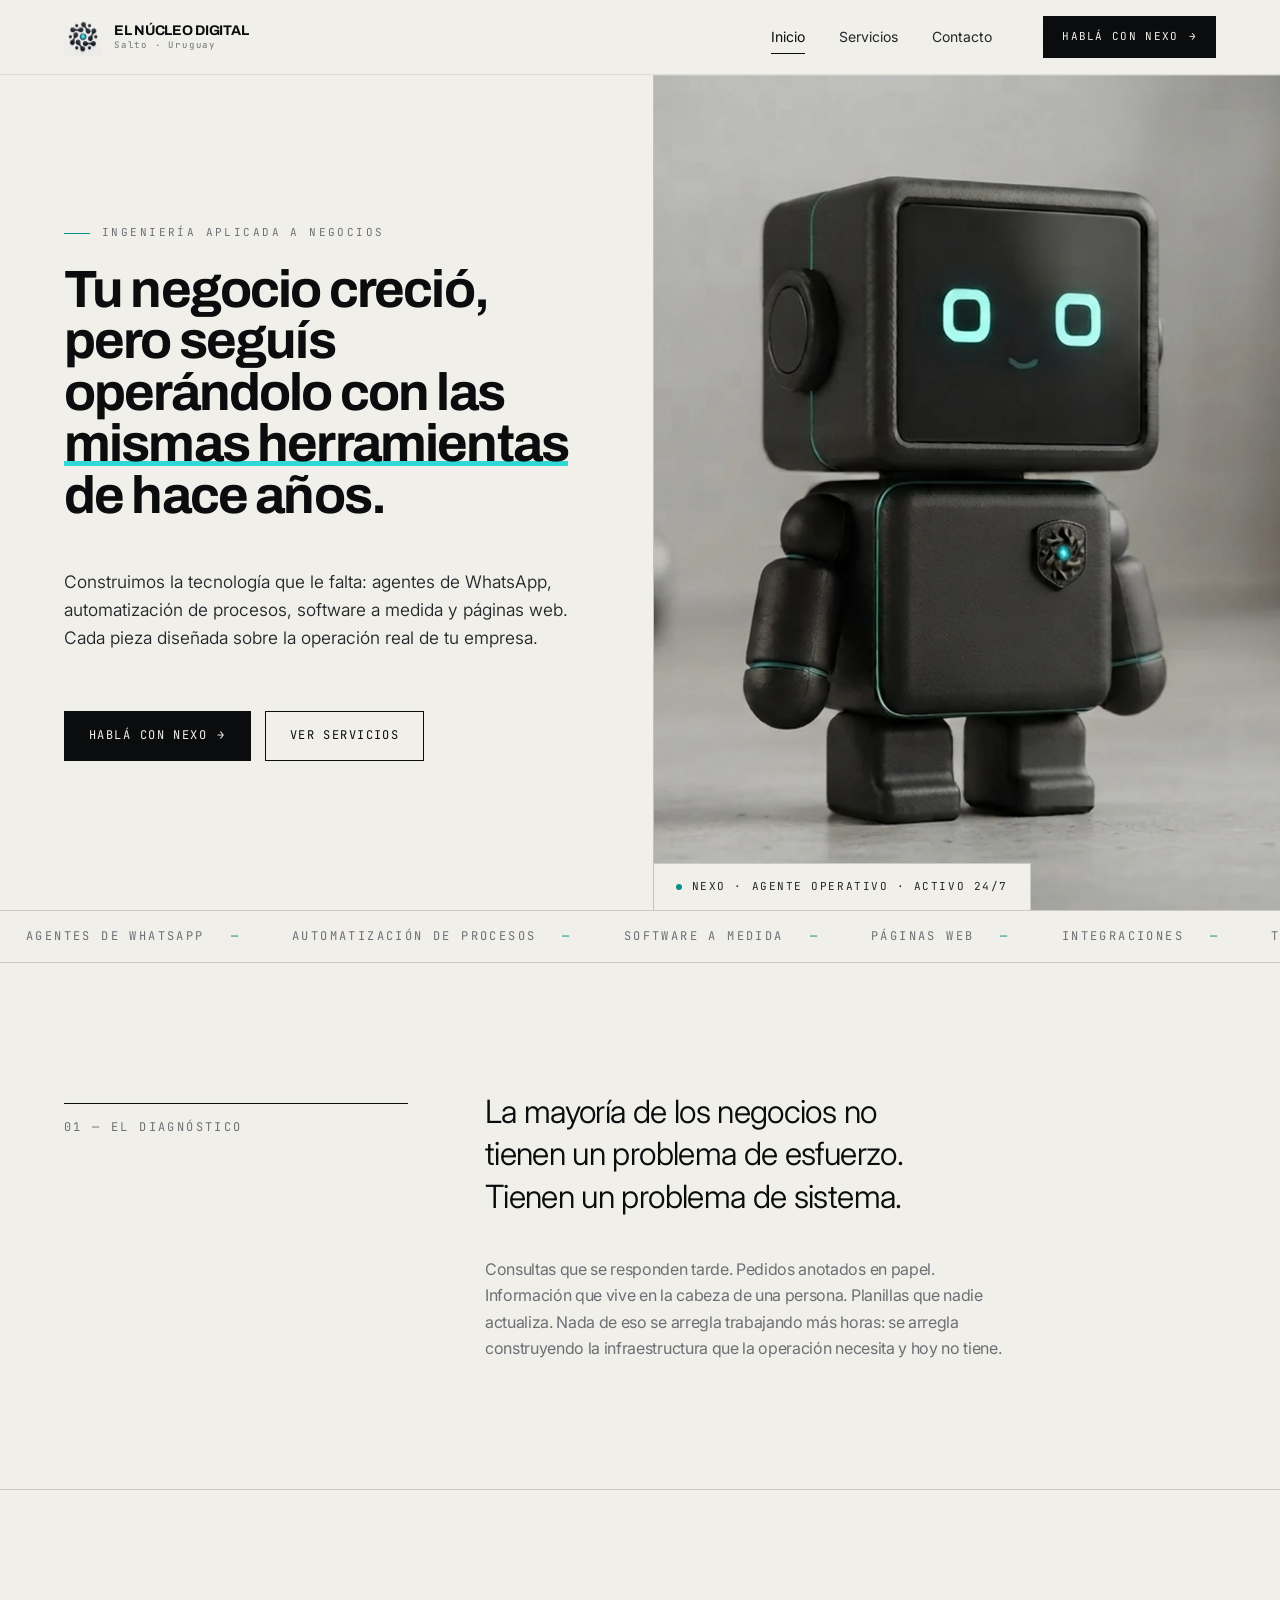
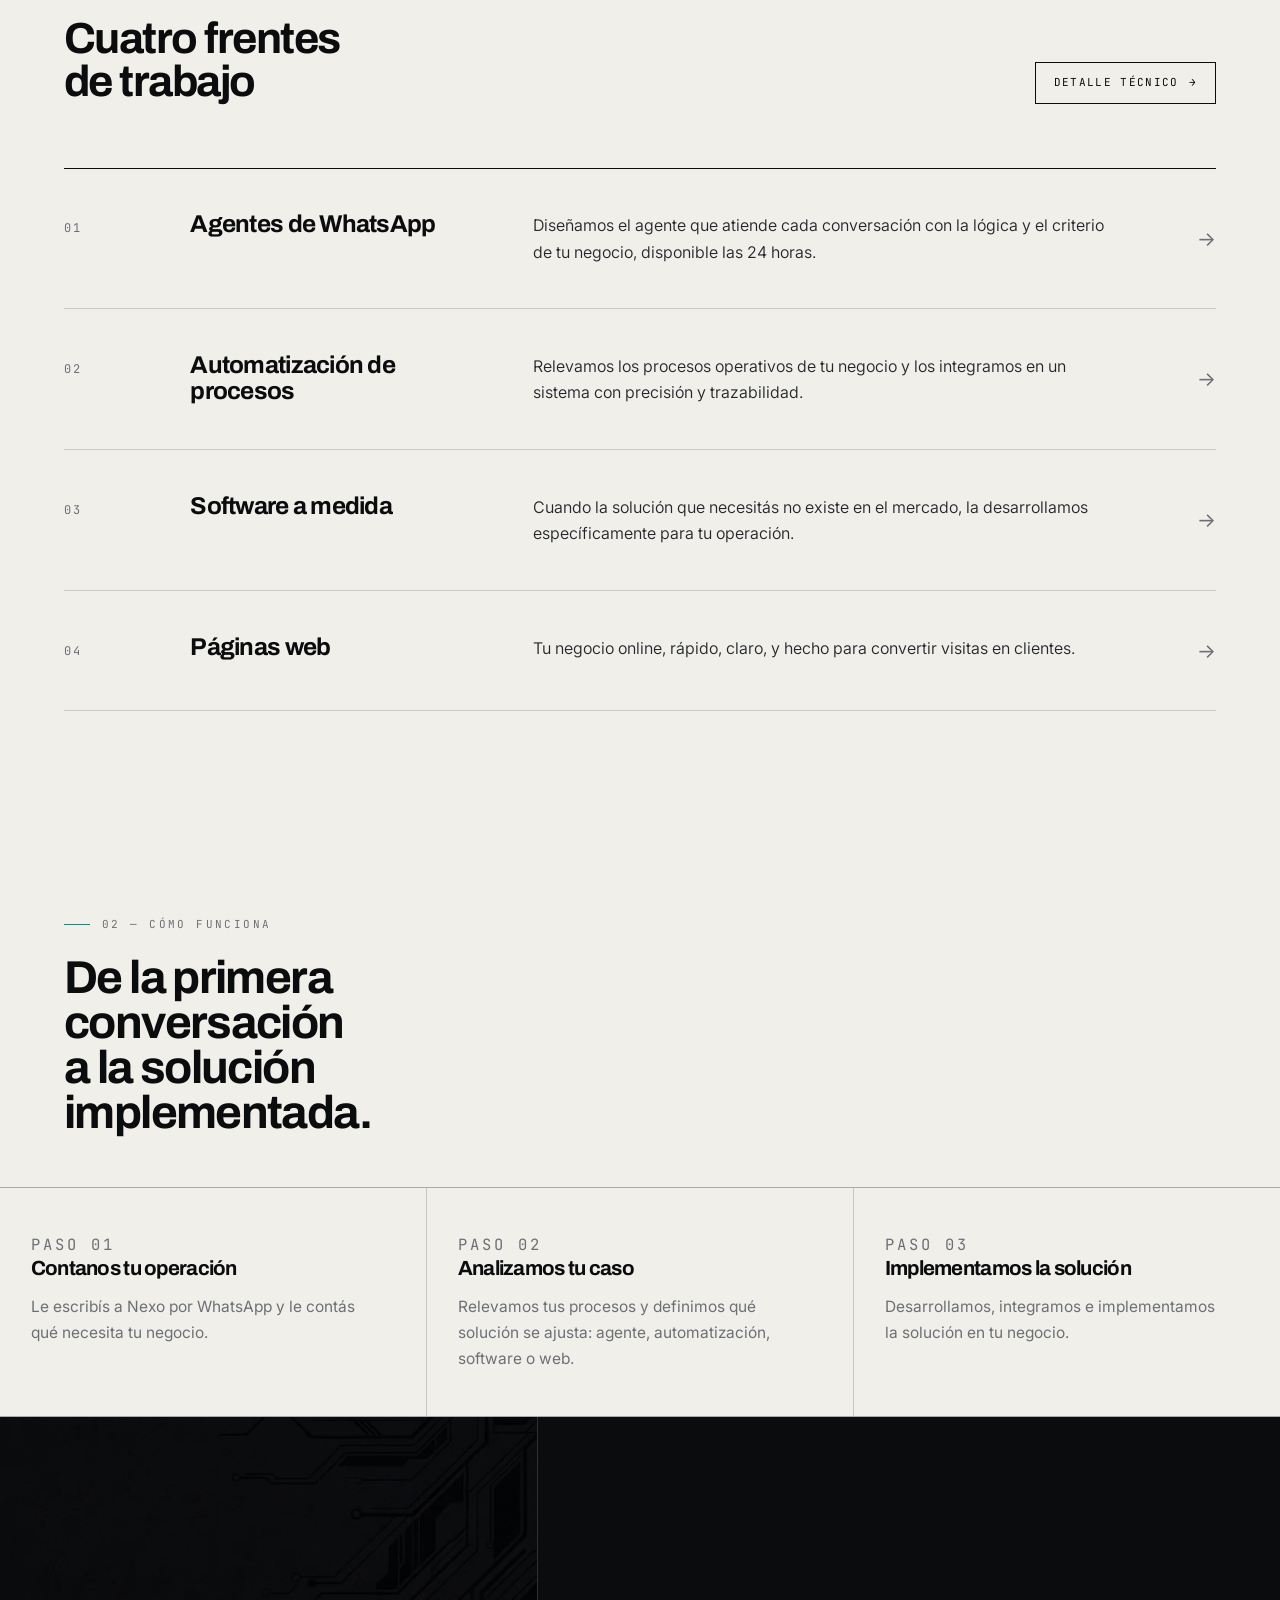
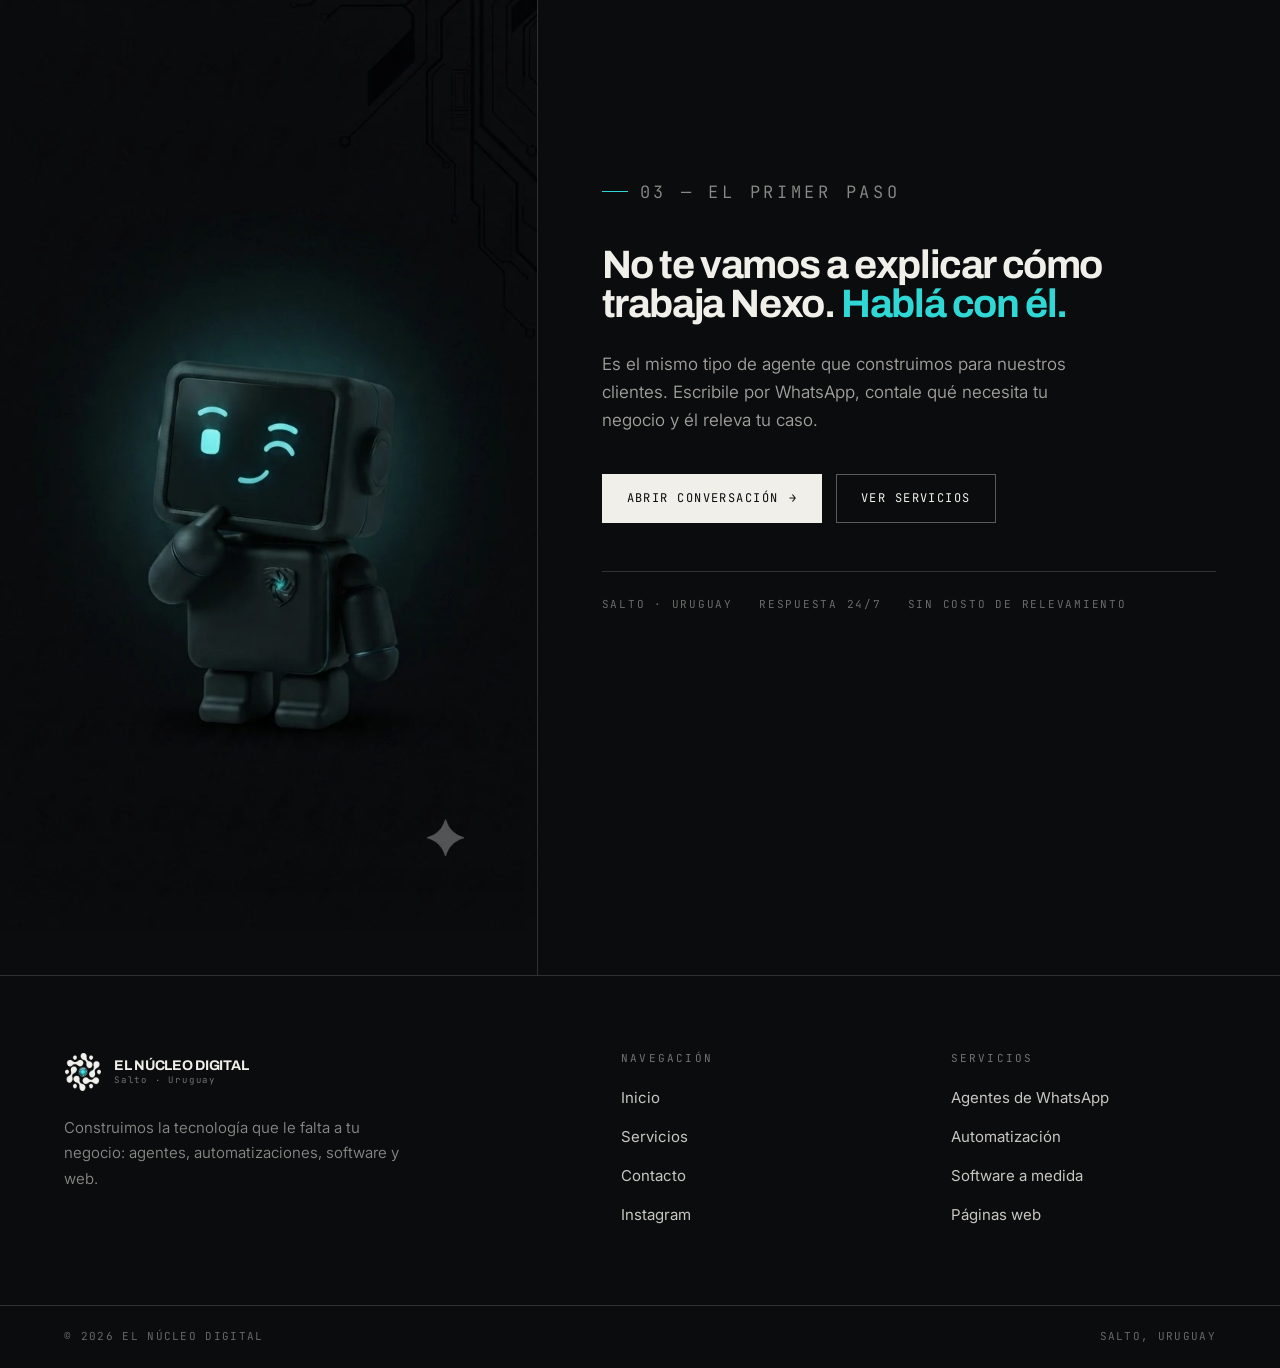
<file: index.html>
<!DOCTYPE html>
<html lang="es">
<head>
<meta charset="UTF-8">
<meta name="viewport" content="width=device-width, initial-scale=1">
<title>El Núcleo Digital — Agentes, automatización y software a medida</title>
<meta name="description" content="Construimos la tecnología que le falta a tu negocio: agentes de WhatsApp, automatización de procesos, software a medida y páginas web.">
<meta property="og:title" content="El Núcleo Digital">
<meta property="og:description" content="Construimos la tecnología que le falta a tu negocio.">
<meta property="og:image" content="nexo-hero.webp">
<meta name="theme-color" content="#0B0C0D">
<link rel="icon" type="image/png" sizes="32x32" href="icono-32.png">
<link rel="icon" type="image/png" sizes="512x512" href="icono-512.png">
<link rel="apple-touch-icon" href="icono-180.png">
<link rel="preconnect" href="https://fonts.googleapis.com">
<link rel="preconnect" href="https://fonts.gstatic.com" crossorigin>
<link href="https://fonts.googleapis.com/css2?family=Archivo:wght@600;700;800&family=Inter:wght@300;350;400;500&family=JetBrains+Mono:wght@400;500&display=swap" rel="stylesheet">
<link rel="stylesheet" href="styles.css?v=20260813">
</head>
<body>

<!-- ================= NAV ================= -->
<header class="nav">
  <div class="wrap nav-in">
    <a class="brand" href="index.html">
      <img src="logo.webp" alt="El Núcleo Digital">
      <span class="brand-txt">EL NÚCLEO DIGITAL<span>Salto · Uruguay</span></span>
    </a>
    <button class="nav-toggle" aria-label="Menú" aria-expanded="false"><span></span><span></span><span></span></button>
    <nav class="nav-links">
      <a href="index.html" aria-current="page">Inicio</a>
      <a href="servicios.html">Servicios</a>
      <a href="contacto.html">Contacto</a>
    </nav>
    <a class="btn btn-sm nav-cta" href="contacto.html">Hablá con Nexo <i>→</i></a>
  </div>
</header>

<!-- ================= HERO ================= -->
<section class="hero">
  <div class="hero-txt">
    <p class="kicker">Ingeniería aplicada a negocios</p>
    <h1>Tu negocio creció, pero seguís operándolo con las <em>mismas herramientas</em> de hace años.</h1>
    <p class="lead">Construimos la tecnología que le falta: agentes de WhatsApp, automatización de procesos, software a medida y páginas web. Cada pieza diseñada sobre la operación real de tu empresa.</p>
    <div class="hero-actions">
      <a class="btn" href="contacto.html">Hablá con Nexo <i>→</i></a>
      <a class="btn btn-ghost" href="servicios.html">Ver servicios</a>
    </div>
  </div>
  <figure class="hero-fig">
    <img src="nexo-retrato.webp" alt="Nexo, el agente de El Núcleo Digital" width="900" height="1200" fetchpriority="high">
    <figcaption class="hero-tag"><span class="dot"></span> Nexo · agente operativo · activo 24/7</figcaption>
  </figure>
</section>

<!-- ================= TICKER ================= -->
<div class="ticker" aria-hidden="true">
  <div class="ticker-track">
    <span>Agentes de WhatsApp</span><span>Automatización de procesos</span><span>Software a medida</span><span>Páginas web</span><span>Integraciones</span><span>Trazabilidad</span>
    <span>Agentes de WhatsApp</span><span>Automatización de procesos</span><span>Software a medida</span><span>Páginas web</span><span>Integraciones</span><span>Trazabilidad</span>
  </div>
</div>

<!-- ================= MANIFIESTO ================= -->
<section class="section">
  <div class="wrap manifesto">
    <p class="manifesto-idx reveal">01 — El diagnóstico</p>
    <div class="manifesto-body">
      <p class="reveal">La mayoría de los negocios no tienen un problema de esfuerzo. Tienen un problema de sistema.</p>
      <p class="reveal sub" data-d="1">Consultas que se responden tarde. Pedidos anotados en papel. Información que vive en la cabeza de una persona. Planillas que nadie actualiza. Nada de eso se arregla trabajando más horas: se arregla construyendo la infraestructura que la operación necesita y hoy no tiene.</p>
    </div>
  </div>
</section>

<hr class="rule">

<!-- ================= SERVICIOS ================= -->
<section class="section" id="servicios">
  <div class="wrap">
    <div class="svc-head">
      <h2 class="reveal">Cuatro frentes de trabajo</h2>
      <a class="btn btn-ghost btn-sm reveal" data-d="1" href="servicios.html">Detalle técnico <i>→</i></a>
    </div>

    <div class="svc-list">
      <a class="svc-row reveal" href="servicios.html#agentes">
        <span class="svc-n">01</span>
        <span class="svc-t">Agentes de WhatsApp</span>
        <p class="svc-d">Diseñamos el agente que atiende cada conversación con la lógica y el criterio de tu negocio, disponible las 24 horas.</p>
        <span class="svc-a">→</span>
      </a>
      <a class="svc-row reveal" href="servicios.html#automatizacion">
        <span class="svc-n">02</span>
        <span class="svc-t">Automatización de procesos</span>
        <p class="svc-d">Relevamos los procesos operativos de tu negocio y los integramos en un sistema con precisión y trazabilidad.</p>
        <span class="svc-a">→</span>
      </a>
      <a class="svc-row reveal" href="servicios.html#software">
        <span class="svc-n">03</span>
        <span class="svc-t">Software a medida</span>
        <p class="svc-d">Cuando la solución que necesitás no existe en el mercado, la desarrollamos específicamente para tu operación.</p>
        <span class="svc-a">→</span>
      </a>
      <a class="svc-row reveal" href="servicios.html#web">
        <span class="svc-n">04</span>
        <span class="svc-t">Páginas web</span>
        <p class="svc-d">Tu negocio online, rápido, claro, y hecho para convertir visitas en clientes.</p>
        <span class="svc-a">→</span>
      </a>
    </div>
  </div>
</section>

<!-- ================= PROCESO ================= -->
<section class="section section--tight">
  <div class="wrap" style="margin-bottom:clamp(36px,4vw,60px)">
    <p class="kicker reveal">02 — Cómo funciona</p>
    <h2 class="reveal" style="font-size:clamp(30px,3.6vw,54px);max-width:18ch">De la primera conversación a la solución implementada.</h2>
  </div>
  <div class="proc">
    <article class="proc-step reveal">
      <p class="proc-n">PASO 01</p>
      <h3>Contanos tu operación</h3>
      <p>Le escribís a Nexo por WhatsApp y le contás qué necesita tu negocio.</p>
    </article>
    <article class="proc-step reveal" data-d="1">
      <p class="proc-n">PASO 02</p>
      <h3>Analizamos tu caso</h3>
      <p>Relevamos tus procesos y definimos qué solución se ajusta: agente, automatización, software o web.</p>
    </article>
    <article class="proc-step reveal" data-d="2">
      <p class="proc-n">PASO 03</p>
      <h3>Implementamos la solución</h3>
      <p>Desarrollamos, integramos e implementamos la solución en tu negocio.</p>
    </article>
  </div>
</section>


<!-- ================= BANDA CTA ================= -->
<section class="band">
  <figure class="band-fig">
    <img src="nexo-oscuro.webp" alt="Nexo" width="704" height="1520" loading="lazy">
  </figure>
  <div class="band-txt">
    <p class="kicker">03 — El primer paso</p>
    <h2>No te vamos a explicar cómo trabaja Nexo. <span>Hablá con él.</span></h2>
    <p>Es el mismo tipo de agente que construimos para nuestros clientes. Escribile por WhatsApp, contale qué necesita tu negocio y él releva tu caso.</p>
    <div class="band-actions">
      <a class="btn btn-light" href="https://wa.me/59898648853?text=Hola%2C%20quiero%20saber%20qu%C3%A9%20puede%20automatizar%20mi%20negocio" target="_blank" rel="noopener">Abrir conversación <i>→</i></a>
      <a class="btn" style="border-color:rgba(241,239,234,.35);background:transparent;color:var(--bone)" href="servicios.html">Ver servicios</a>
    </div>
    <div class="band-meta">
      <span>Salto · Uruguay</span><span>Respuesta 24/7</span><span>Sin costo de relevamiento</span>
    </div>
  </div>
</section>

<!-- ================= FOOTER ================= -->
<footer class="foot">
  <div class="wrap foot-in">
    <div>
      <a class="brand" href="index.html">
        <img src="logo-light.webp" alt="El Núcleo Digital" width="34" height="34">
        <span class="brand-txt">EL NÚCLEO DIGITAL<span>Salto · Uruguay</span></span>
      </a>
      <p class="foot-blurb">Construimos la tecnología que le falta a tu negocio: agentes, automatizaciones, software y web.</p>
    </div>
    <div>
      <h4>Navegación</h4>
      <ul>
        <li><a href="index.html">Inicio</a></li>
        <li><a href="servicios.html">Servicios</a></li>
        <li><a href="contacto.html">Contacto</a></li>
        <li><a href="https://instagram.com/elnucleodigital_" target="_blank" rel="noopener">Instagram</a></li>
      </ul>
    </div>
    <div>
      <h4>Servicios</h4>
      <ul>
        <li><a href="servicios.html#agentes">Agentes de WhatsApp</a></li>
        <li><a href="servicios.html#automatizacion">Automatización</a></li>
        <li><a href="servicios.html#software">Software a medida</a></li>
        <li><a href="servicios.html#web">Páginas web</a></li>
      </ul>
    </div>
  </div>
  <div class="wrap foot-bot">
    <span>© 2026 El Núcleo Digital</span>
    <span>Salto, Uruguay</span>
  </div>
</footer>

<script defer src="gsap.min.js"></script>
<script defer src="ScrollTrigger.min.js"></script>
<script defer src="main.js?v=20260813"></script>
</body>
</html>
</file>
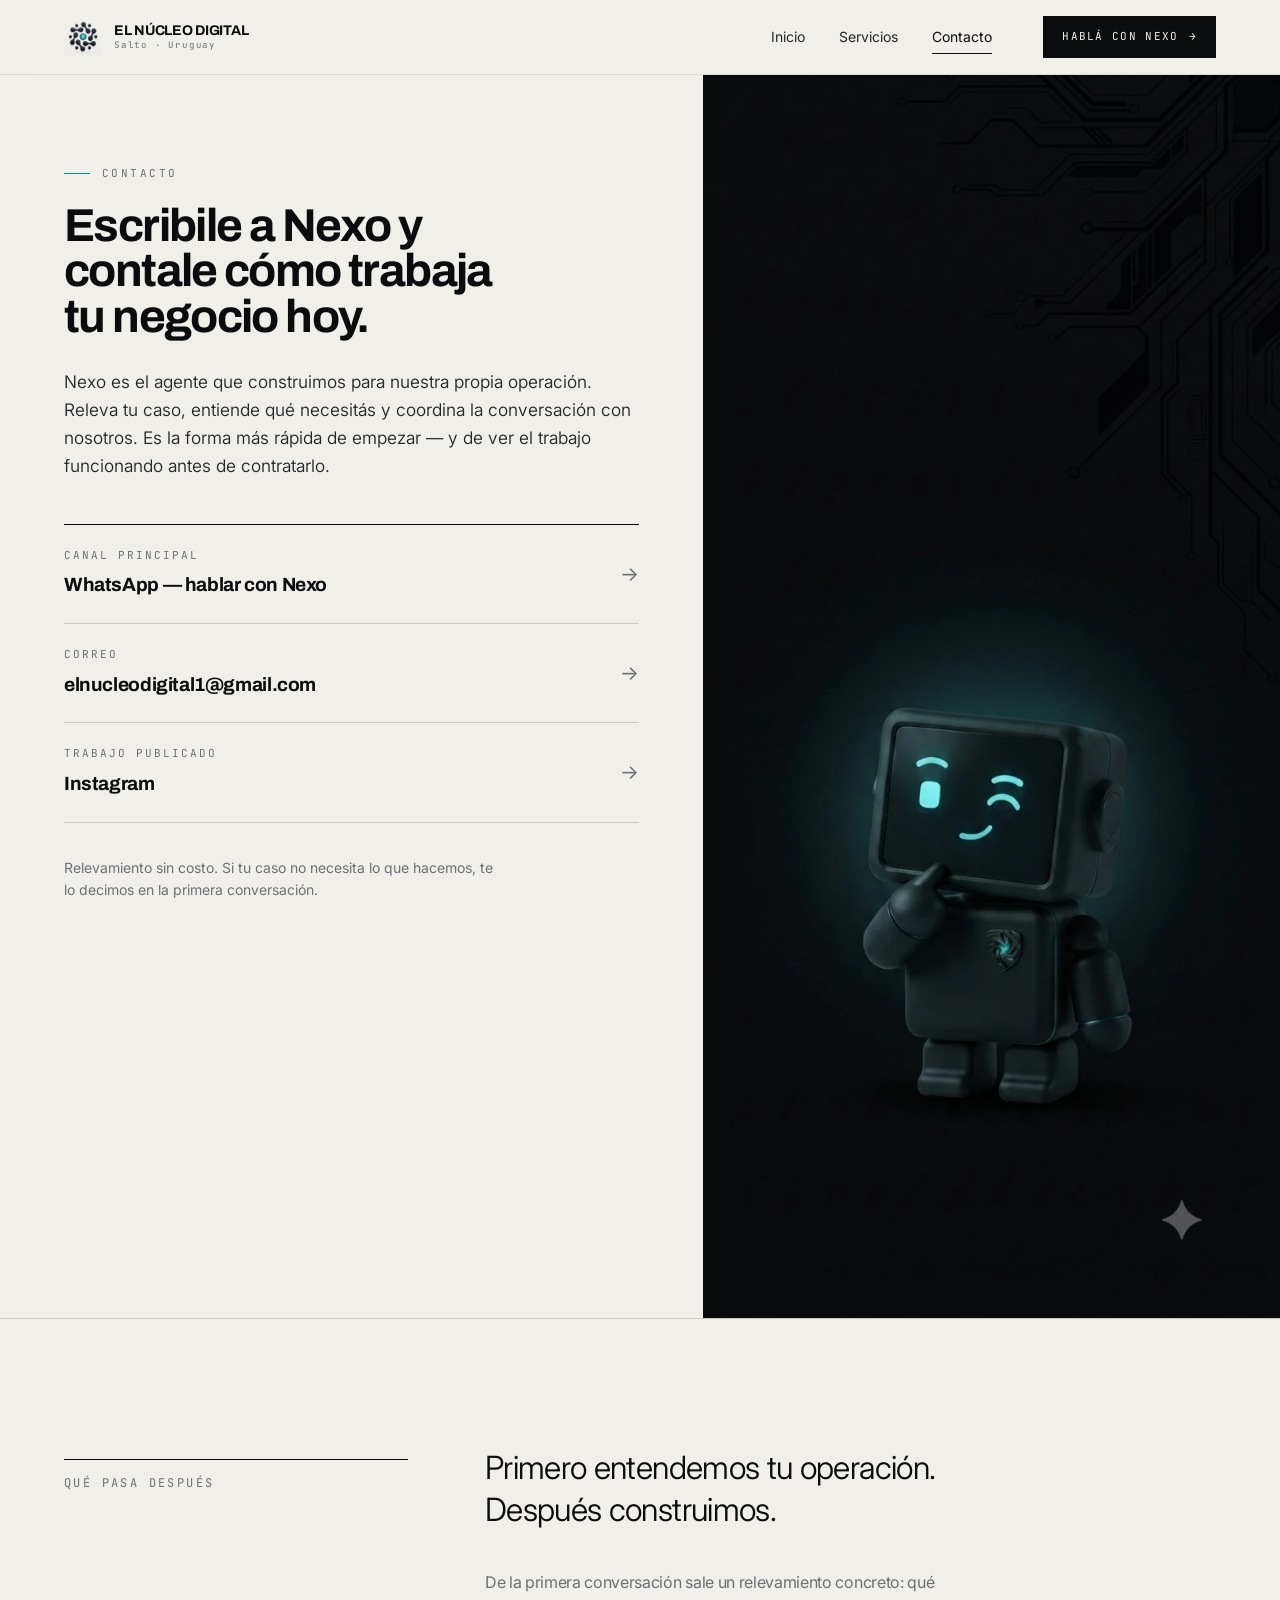
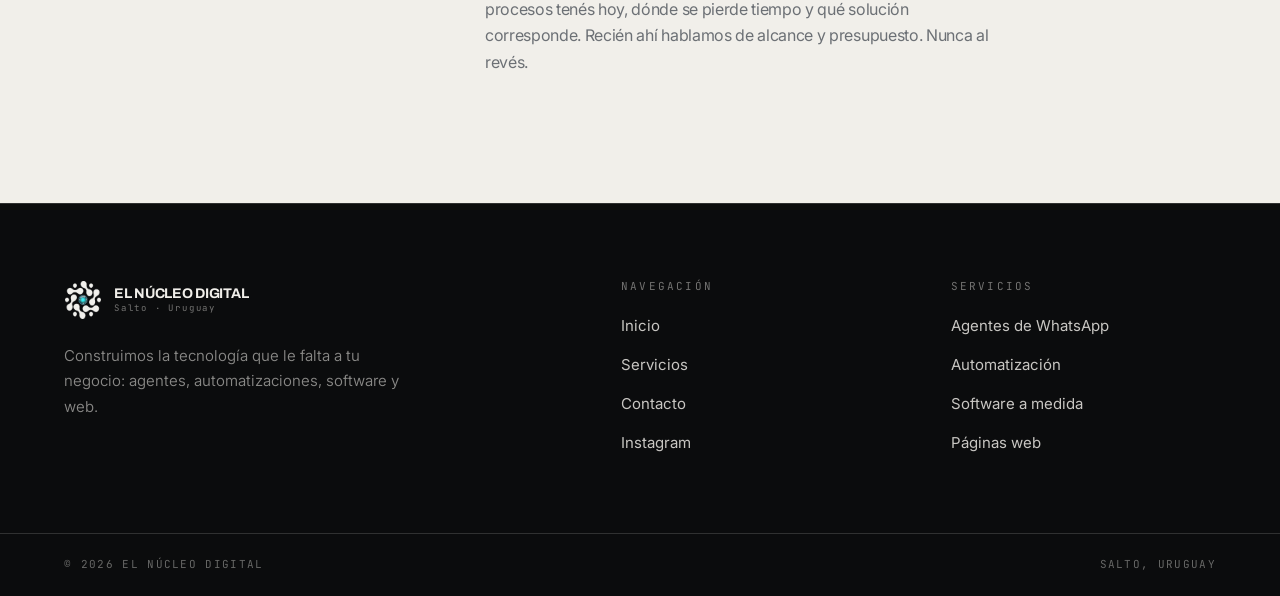
<file: contacto.html>
<!DOCTYPE html>
<html lang="es">
<head>
<meta charset="UTF-8">
<meta name="viewport" content="width=device-width, initial-scale=1">
<title>Contacto — El Núcleo Digital</title>
<meta name="description" content="Hablá con Nexo por WhatsApp. Relevamos tu caso sin costo y definimos qué solución necesita tu negocio.">
<meta name="theme-color" content="#0B0C0D">
<link rel="icon" type="image/png" sizes="32x32" href="icono-32.png">
<link rel="icon" type="image/png" sizes="512x512" href="icono-512.png">
<link rel="apple-touch-icon" href="icono-180.png">
<link rel="preconnect" href="https://fonts.googleapis.com">
<link rel="preconnect" href="https://fonts.gstatic.com" crossorigin>
<link href="https://fonts.googleapis.com/css2?family=Archivo:wght@600;700;800&family=Inter:wght@300;350;400;500&family=JetBrains+Mono:wght@400;500&display=swap" rel="stylesheet">
<link rel="stylesheet" href="styles.css?v=20260813">
</head>
<body>

<header class="nav">
  <div class="wrap nav-in">
    <a class="brand" href="index.html">
      <img src="logo.webp" alt="El Núcleo Digital">
      <span class="brand-txt">EL NÚCLEO DIGITAL<span>Salto · Uruguay</span></span>
    </a>
    <button class="nav-toggle" aria-label="Menú" aria-expanded="false"><span></span><span></span><span></span></button>
    <nav class="nav-links">
      <a href="index.html">Inicio</a>
      <a href="servicios.html">Servicios</a>
      <a href="contacto.html" aria-current="page">Contacto</a>
    </nav>
    <a class="btn btn-sm nav-cta" href="#canales">Hablá con Nexo <i>→</i></a>
  </div>
</header>

<section class="contact" id="canales">
  <div class="contact-l">
    <p class="kicker">Contacto</p>
    <h1>Escribile a Nexo y contale cómo trabaja tu negocio hoy.</h1>
    <p class="lead">Nexo es el agente que construimos para nuestra propia operación. Releva tu caso, entiende qué necesitás y coordina la conversación con nosotros. Es la forma más rápida de empezar — y de ver el trabajo funcionando antes de contratarlo.</p>

    <ul class="ch-list">
      <li>
        <a href="https://wa.me/59898648853?text=Hola%2C%20quiero%20saber%20qu%C3%A9%20puede%20automatizar%20mi%20negocio" target="_blank" rel="noopener">
          <span><span class="ch-k">Canal principal</span><span class="ch-v">WhatsApp — hablar con Nexo</span></span>
          <span class="svc-a">→</span>
        </a>
      </li>
      <li>
        <a href="mailto:elnucleodigital1@gmail.com">
          <span><span class="ch-k">Correo</span><span class="ch-v">elnucleodigital1@gmail.com</span></span>
          <span class="svc-a">→</span>
        </a>
      </li>
      <li>
        <a href="https://instagram.com/elnucleodigital_" target="_blank" rel="noopener">
          <span><span class="ch-k">Trabajo publicado</span><span class="ch-v">Instagram</span></span>
          <span class="svc-a">→</span>
        </a>
      </li>
    </ul>

    <p class="mute" style="font-size:14px;margin-top:34px;max-width:48ch">Relevamiento sin costo. Si tu caso no necesita lo que hacemos, te lo decimos en la primera conversación.</p>
  </div>

  <figure class="contact-fig">
    <img src="nexo-oscuro.webp" alt="Nexo, agente de El Núcleo Digital" width="704" height="1520">
  </figure>
</section>

<section class="section">
  <div class="wrap manifesto">
    <p class="manifesto-idx reveal">Qué pasa después</p>
    <div class="manifesto-body">
      <p class="reveal">Primero entendemos tu operación. Después construimos.</p>
      <p class="reveal sub" data-d="1">De la primera conversación sale un relevamiento concreto: qué procesos tenés hoy, dónde se pierde tiempo y qué solución corresponde. Recién ahí hablamos de alcance y presupuesto. Nunca al revés.</p>
    </div>
  </div>
</section>

<footer class="foot">
  <div class="wrap foot-in">
    <div>
      <a class="brand" href="index.html">
        <img src="logo-light.webp" alt="El Núcleo Digital" width="34" height="34">
        <span class="brand-txt">EL NÚCLEO DIGITAL<span>Salto · Uruguay</span></span>
      </a>
      <p class="foot-blurb">Construimos la tecnología que le falta a tu negocio: agentes, automatizaciones, software y web.</p>
    </div>
    <div>
      <h4>Navegación</h4>
      <ul>
        <li><a href="index.html">Inicio</a></li>
        <li><a href="servicios.html">Servicios</a></li>
        <li><a href="contacto.html">Contacto</a></li>
        <li><a href="https://instagram.com/elnucleodigital_" target="_blank" rel="noopener">Instagram</a></li>
      </ul>
    </div>
    <div>
      <h4>Servicios</h4>
      <ul>
        <li><a href="servicios.html#agentes">Agentes de WhatsApp</a></li>
        <li><a href="servicios.html#automatizacion">Automatización</a></li>
        <li><a href="servicios.html#software">Software a medida</a></li>
        <li><a href="servicios.html#web">Páginas web</a></li>
      </ul>
    </div>
  </div>
  <div class="wrap foot-bot">
    <span>© 2026 El Núcleo Digital</span>
    <span>Salto, Uruguay</span>
  </div>
</footer>

<script defer src="gsap.min.js"></script>
<script defer src="ScrollTrigger.min.js"></script>
<script defer src="main.js?v=20260813"></script>
</body>
</html>
</file>
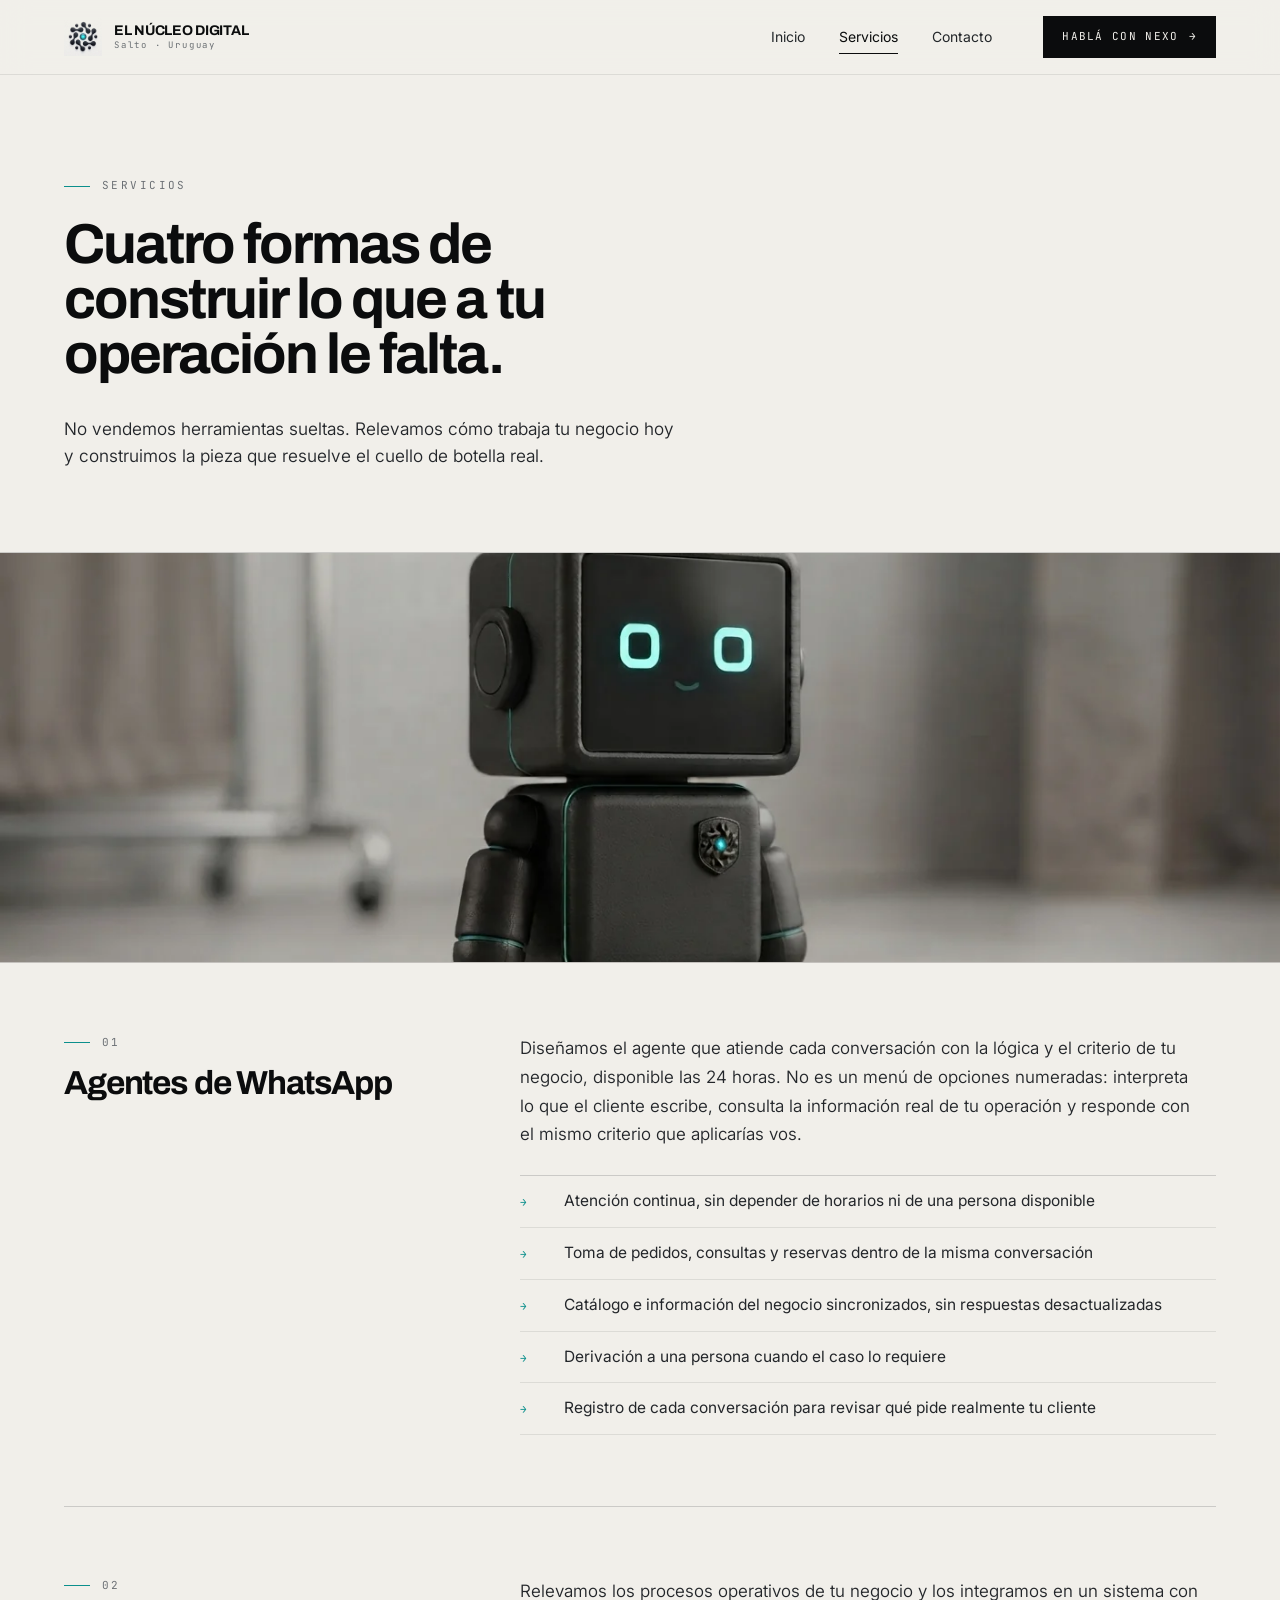
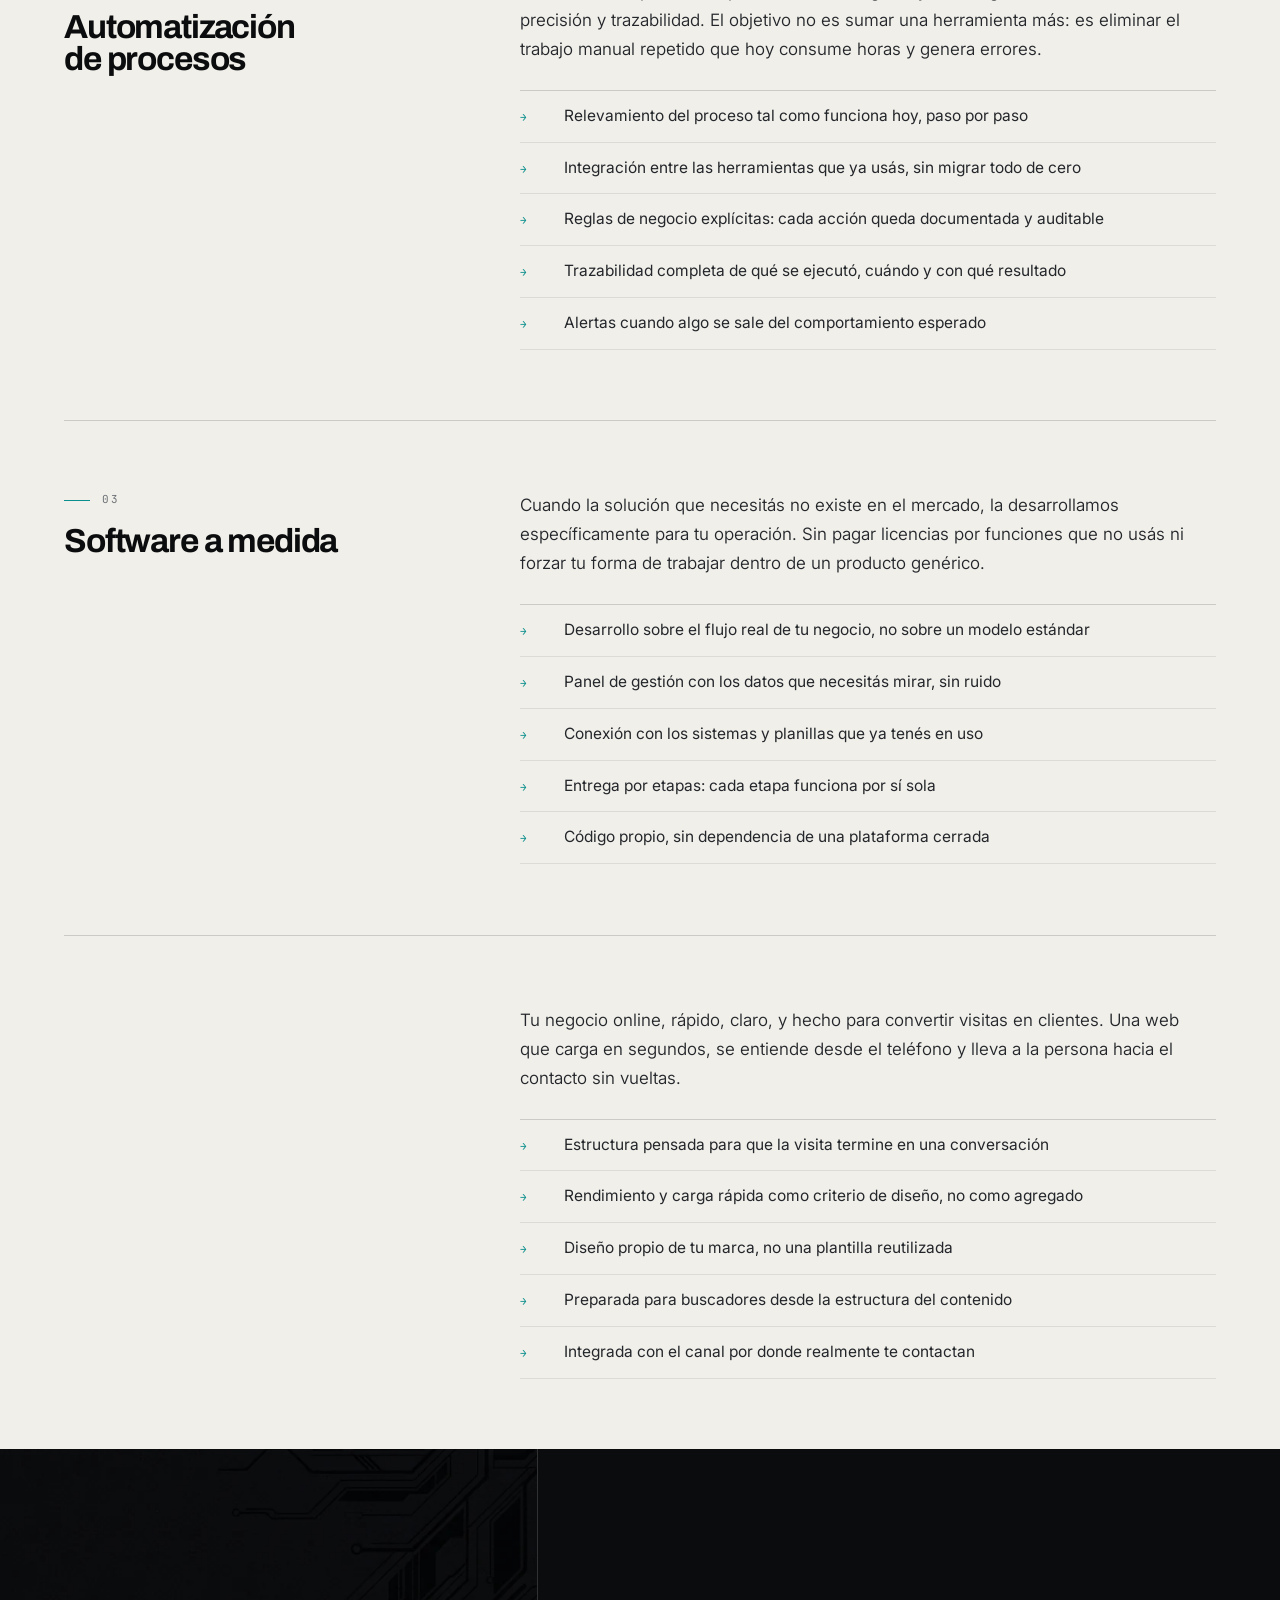
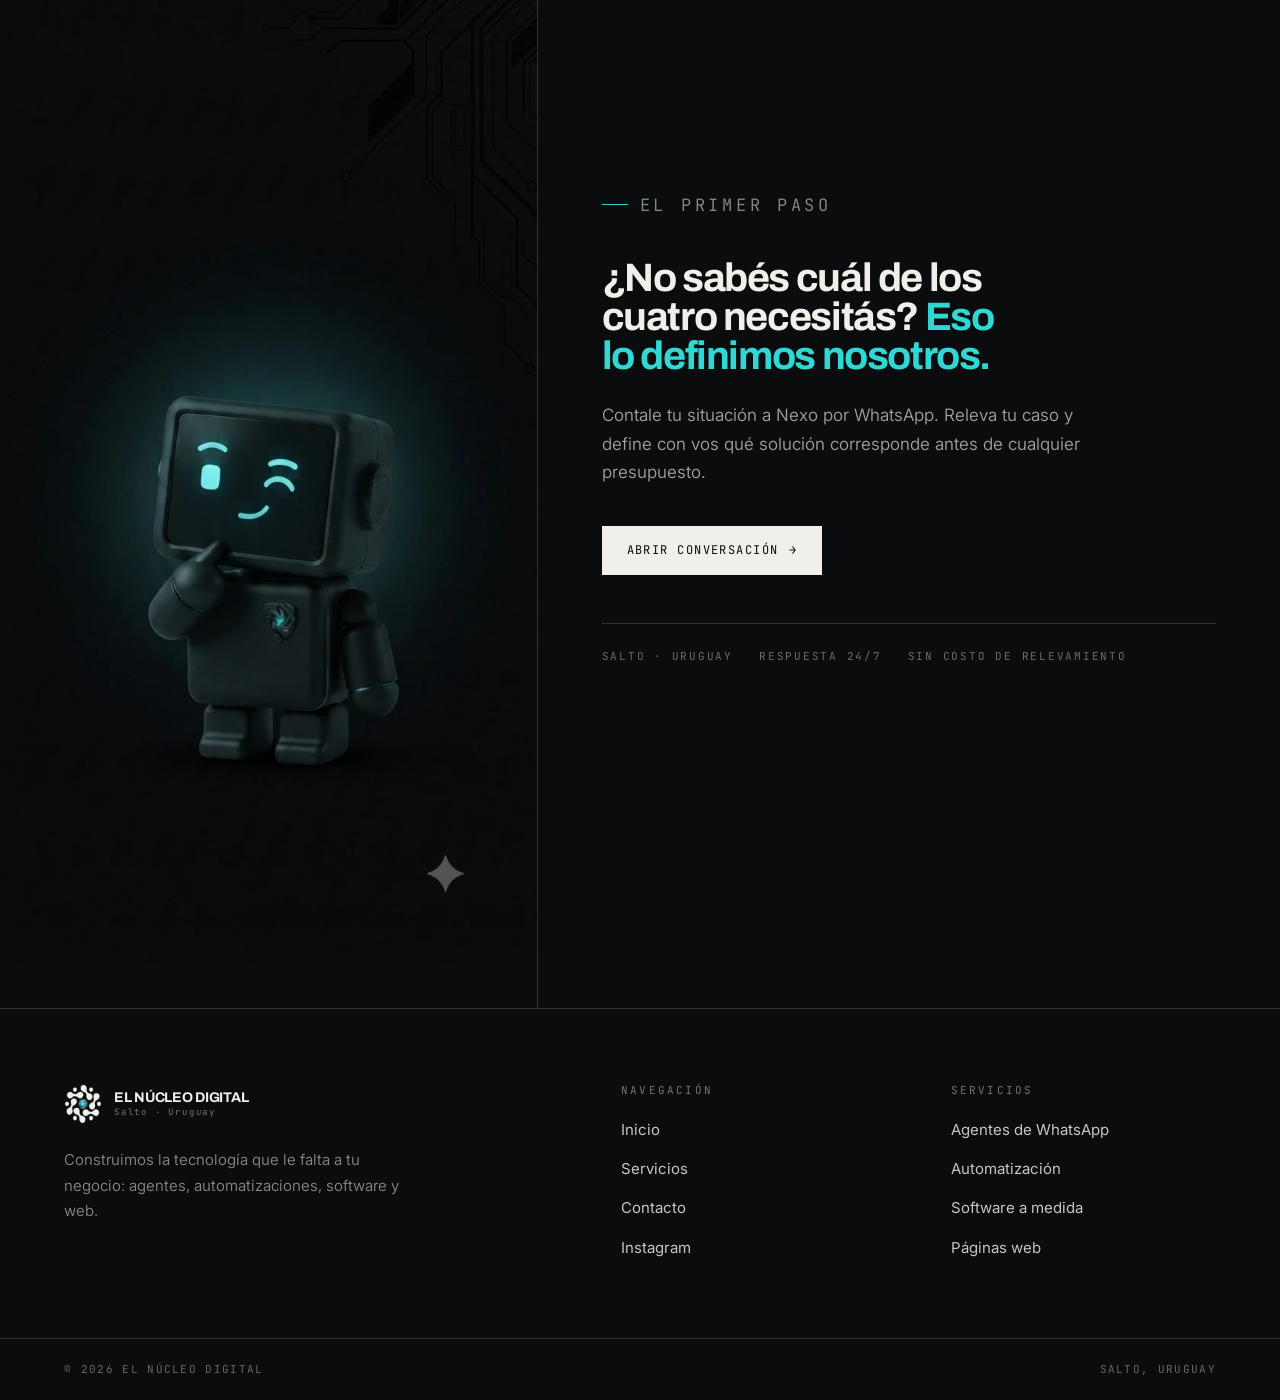
<file: servicios.html>
<!DOCTYPE html>
<html lang="es">
<head>
<meta charset="UTF-8">
<meta name="viewport" content="width=device-width, initial-scale=1">
<title>Servicios — El Núcleo Digital</title>
<meta name="description" content="Agentes de WhatsApp, automatización de procesos, software a medida y páginas web. Detalle técnico de cada servicio.">
<meta name="theme-color" content="#0B0C0D">
<link rel="icon" type="image/png" sizes="32x32" href="icono-32.png">
<link rel="icon" type="image/png" sizes="512x512" href="icono-512.png">
<link rel="apple-touch-icon" href="icono-180.png">
<link rel="preconnect" href="https://fonts.googleapis.com">
<link rel="preconnect" href="https://fonts.gstatic.com" crossorigin>
<link href="https://fonts.googleapis.com/css2?family=Archivo:wght@600;700;800&family=Inter:wght@300;350;400;500&family=JetBrains+Mono:wght@400;500&display=swap" rel="stylesheet">
<link rel="stylesheet" href="styles.css?v=20260813">
</head>
<body>

<header class="nav">
  <div class="wrap nav-in">
    <a class="brand" href="index.html">
      <img src="logo.webp" alt="El Núcleo Digital">
      <span class="brand-txt">EL NÚCLEO DIGITAL<span>Salto · Uruguay</span></span>
    </a>
    <button class="nav-toggle" aria-label="Menú" aria-expanded="false"><span></span><span></span><span></span></button>
    <nav class="nav-links">
      <a href="index.html">Inicio</a>
      <a href="servicios.html" aria-current="page">Servicios</a>
      <a href="contacto.html">Contacto</a>
    </nav>
    <a class="btn btn-sm nav-cta" href="contacto.html">Hablá con Nexo <i>→</i></a>
  </div>
</header>

<section class="page-head">
  <div class="wrap">
    <p class="kicker">Servicios</p>
    <h1>Cuatro formas de construir lo que a tu operación le falta.</h1>
    <p class="lead">No vendemos herramientas sueltas. Relevamos cómo trabaja tu negocio hoy y construimos la pieza que resuelve el cuello de botella real.</p>
  </div>
</section>

<div class="band-photo">
  <img src="nexo-banda.webp" alt="Nexo, agente de El Núcleo Digital" loading="lazy">
</div>

<div class="wrap">

  <article class="detail" id="agentes">
    <div class="detail-l reveal">
      <p class="kicker">01</p>
      <h2>Agentes de WhatsApp</h2>
    </div>
    <div class="detail-r reveal" data-d="1">
      <p>Diseñamos el agente que atiende cada conversación con la lógica y el criterio de tu negocio, disponible las 24 horas. No es un menú de opciones numeradas: interpreta lo que el cliente escribe, consulta la información real de tu operación y responde con el mismo criterio que aplicarías vos.</p>
      <ul class="spec">
        <li data-n="→">Atención continua, sin depender de horarios ni de una persona disponible</li>
        <li data-n="→">Toma de pedidos, consultas y reservas dentro de la misma conversación</li>
        <li data-n="→">Catálogo e información del negocio sincronizados, sin respuestas desactualizadas</li>
        <li data-n="→">Derivación a una persona cuando el caso lo requiere</li>
        <li data-n="→">Registro de cada conversación para revisar qué pide realmente tu cliente</li>
      </ul>
    </div>
  </article>

  <article class="detail" id="automatizacion">
    <div class="detail-l reveal">
      <p class="kicker">02</p>
      <h2>Automatización de procesos</h2>
    </div>
    <div class="detail-r reveal" data-d="1">
      <p>Relevamos los procesos operativos de tu negocio y los integramos en un sistema con precisión y trazabilidad. El objetivo no es sumar una herramienta más: es eliminar el trabajo manual repetido que hoy consume horas y genera errores.</p>
      <ul class="spec">
        <li data-n="→">Relevamiento del proceso tal como funciona hoy, paso por paso</li>
        <li data-n="→">Integración entre las herramientas que ya usás, sin migrar todo de cero</li>
        <li data-n="→">Reglas de negocio explícitas: cada acción queda documentada y auditable</li>
        <li data-n="→">Trazabilidad completa de qué se ejecutó, cuándo y con qué resultado</li>
        <li data-n="→">Alertas cuando algo se sale del comportamiento esperado</li>
      </ul>
    </div>
  </article>

  <article class="detail" id="software">
    <div class="detail-l reveal">
      <p class="kicker">03</p>
      <h2>Software a medida</h2>
    </div>
    <div class="detail-r reveal" data-d="1">
      <p>Cuando la solución que necesitás no existe en el mercado, la desarrollamos específicamente para tu operación. Sin pagar licencias por funciones que no usás ni forzar tu forma de trabajar dentro de un producto genérico.</p>
      <ul class="spec">
        <li data-n="→">Desarrollo sobre el flujo real de tu negocio, no sobre un modelo estándar</li>
        <li data-n="→">Panel de gestión con los datos que necesitás mirar, sin ruido</li>
        <li data-n="→">Conexión con los sistemas y planillas que ya tenés en uso</li>
        <li data-n="→">Entrega por etapas: cada etapa funciona por sí sola</li>
        <li data-n="→">Código propio, sin dependencia de una plataforma cerrada</li>
      </ul>
    </div>
  </article>

  <article class="detail" id="web">
    <div class="detail-l reveal">
      <p class="kicker">04</p>
      <h2>Páginas web</h2>
    </div>
    <div class="detail-r reveal" data-d="1">
      <p>Tu negocio online, rápido, claro, y hecho para convertir visitas en clientes. Una web que carga en segundos, se entiende desde el teléfono y lleva a la persona hacia el contacto sin vueltas.</p>
      <ul class="spec">
        <li data-n="→">Estructura pensada para que la visita termine en una conversación</li>
        <li data-n="→">Rendimiento y carga rápida como criterio de diseño, no como agregado</li>
        <li data-n="→">Diseño propio de tu marca, no una plantilla reutilizada</li>
        <li data-n="→">Preparada para buscadores desde la estructura del contenido</li>
        <li data-n="→">Integrada con el canal por donde realmente te contactan</li>
      </ul>
    </div>
  </article>

</div>

<section class="band">
  <figure class="band-fig">
    <img src="nexo-oscuro.webp" alt="Nexo" width="704" height="1520" loading="lazy">
  </figure>
  <div class="band-txt">
    <p class="kicker">El primer paso</p>
    <h2>¿No sabés cuál de los cuatro necesitás? <span>Eso lo definimos nosotros.</span></h2>
    <p>Contale tu situación a Nexo por WhatsApp. Releva tu caso y define con vos qué solución corresponde antes de cualquier presupuesto.</p>
    <div class="band-actions">
      <a class="btn btn-light" href="https://wa.me/59898648853?text=Hola%2C%20quiero%20saber%20qu%C3%A9%20puede%20automatizar%20mi%20negocio" target="_blank" rel="noopener">Abrir conversación <i>→</i></a>
    </div>
    <div class="band-meta">
      <span>Salto · Uruguay</span><span>Respuesta 24/7</span><span>Sin costo de relevamiento</span>
    </div>
  </div>
</section>

<footer class="foot">
  <div class="wrap foot-in">
    <div>
      <a class="brand" href="index.html">
        <img src="logo-light.webp" alt="El Núcleo Digital" width="34" height="34">
        <span class="brand-txt">EL NÚCLEO DIGITAL<span>Salto · Uruguay</span></span>
      </a>
      <p class="foot-blurb">Construimos la tecnología que le falta a tu negocio: agentes, automatizaciones, software y web.</p>
    </div>
    <div>
      <h4>Navegación</h4>
      <ul>
        <li><a href="index.html">Inicio</a></li>
        <li><a href="servicios.html">Servicios</a></li>
        <li><a href="contacto.html">Contacto</a></li>
        <li><a href="https://instagram.com/elnucleodigital_" target="_blank" rel="noopener">Instagram</a></li>
      </ul>
    </div>
    <div>
      <h4>Servicios</h4>
      <ul>
        <li><a href="#agentes">Agentes de WhatsApp</a></li>
        <li><a href="#automatizacion">Automatización</a></li>
        <li><a href="#software">Software a medida</a></li>
        <li><a href="#web">Páginas web</a></li>
      </ul>
    </div>
  </div>
  <div class="wrap foot-bot">
    <span>© 2026 El Núcleo Digital</span>
    <span>Salto, Uruguay</span>
  </div>
</footer>

<script defer src="gsap.min.js"></script>
<script defer src="ScrollTrigger.min.js"></script>
<script defer src="main.js?v=20260813"></script>
</body>
</html>
</file>
<file: styles.css>
/* ============================================================
   EL NÚCLEO DIGITAL — v3
   Editorial claro · fotografía real · hairlines
   Regla del sistema: 0 border-radius, 0 box-shadow.
   ============================================================ */

:root{
  --bone:      #F1EFEA;
  --bone-2:    #E7E4DD;
  --paper:     #FFFFFF;
  --ink:       #0B0C0D;
  --ink-soft:  #23262A;
  --mute:      #6C7075;
  --teal:      #0B8F8C;   /* acento sobre claro */
  --teal-br:   #2FD8D5;   /* acento sobre oscuro */
  --line:      rgba(11,12,13,.16);
  --line-soft: rgba(11,12,13,.09);
  --line-dark: rgba(241,239,234,.16);

  --pad: clamp(20px, 5vw, 90px);
  --max: 1560px;

  --f-display: "Archivo", "Archivo Black", "Helvetica Neue", sans-serif;
  --f-body:    "Inter", system-ui, -apple-system, sans-serif;
  --f-mono:    "JetBrains Mono", ui-monospace, "Courier New", monospace;
}

*,*::before,*::after{ box-sizing:border-box; }

html{ scroll-behavior:smooth; -webkit-text-size-adjust:100%; }

body{
  margin:0;
  background:var(--bone);
  color:var(--ink);
  font-family:var(--f-body);
  font-weight:400;
  font-size:17px;
  line-height:1.6;
  -webkit-font-smoothing:antialiased;
  overflow-x:hidden;
}

img{ display:block; max-width:100%; }
figure,figcaption{ margin:0; }
a{ color:inherit; text-decoration:none; }
button{ font:inherit; }

/* ---------- tipografía base ---------- */
h1,h2,h3,h4{
  font-family:var(--f-display);
  font-weight:700;
  letter-spacing:-.035em;
  line-height:.98;
  margin:0;
  text-wrap:balance;
}

.kicker{
  font-family:var(--f-mono);
  font-size:11px;
  letter-spacing:.22em;
  text-transform:uppercase;
  color:var(--mute);
  margin:0 0 22px;
  display:flex;
  align-items:center;
  gap:12px;
}
.kicker::before{
  content:"";
  width:26px; height:1px;
  background:var(--teal);
  flex:none;
}

.lead{
  font-size:clamp(17px,1.35vw,20px);
  line-height:1.62;
  color:var(--ink-soft);
  max-width:56ch;
  font-weight:350;
}

.mute{ color:var(--mute); }
.teal{ color:var(--teal); }

/* ---------- layout ---------- */
.wrap{
  width:100%;
  max-width:var(--max);
  margin-inline:auto;
  padding-inline:var(--pad);
}
.section{ padding-block:clamp(80px,10vw,160px); }
.section--tight{ padding-block:clamp(56px,6vw,104px) 0; }
.rule{ height:1px; background:var(--line); border:0; margin:0; }

/* ============================================================
   NAV
   ============================================================ */
.nav{
  position:sticky; top:0; z-index:80;
  background:rgba(241,239,234,.88);
  backdrop-filter:blur(14px);
  -webkit-backdrop-filter:blur(14px);
  border-bottom:1px solid var(--line-soft);
  transition:border-color .3s ease;
}
.nav-in{
  display:flex; align-items:center; gap:clamp(20px,4vw,60px);
  height:74px;
}
.brand{ display:flex; align-items:center; gap:12px; flex:none; }
.brand img{ width:38px; height:38px; object-fit:contain; }
.brand-txt{
  font-family:var(--f-display);
  font-weight:700;
  font-size:14px;
  letter-spacing:.01em;
  letter-spacing:-.02em;
  line-height:1;
}
.brand-txt span{ display:block; font-family:var(--f-mono); font-size:9px; letter-spacing:.2em; color:var(--mute); margin-top:3px; font-weight:400; }

.nav-links{ display:flex; gap:34px; margin-left:auto; }
.nav-links a{
  font-size:14px; color:var(--ink-soft);
  position:relative; padding-block:6px;
}
.nav-links a::after{
  content:""; position:absolute; left:0; bottom:0;
  width:100%; height:1px; background:var(--ink);
  transform:scaleX(0); transform-origin:right;
  transition:transform .38s cubic-bezier(.22,1,.36,1);
}
.nav-links a:hover::after,
.nav-links a[aria-current="page"]::after{ transform:scaleX(1); transform-origin:left; }
.nav-links a[aria-current="page"]{ color:var(--ink); }

.btn{
  display:inline-flex; align-items:center; gap:10px;
  padding:14px 24px;
  font-family:var(--f-mono); font-size:12px;
  letter-spacing:.12em; text-transform:uppercase;
  border:1px solid var(--ink);
  background:var(--ink); color:var(--bone);
  transition:background .28s ease,color .28s ease;
  cursor:pointer;
}
.btn:hover{ background:transparent; color:var(--ink); }
.btn-ghost{ background:transparent; color:var(--ink); }
.btn-ghost:hover{ background:var(--ink); color:var(--bone); }
.btn-sm{ padding:11px 18px; font-size:11px; }
.btn-light{ border-color:var(--bone); background:var(--bone); color:var(--ink); }
.btn-light:hover{ background:transparent; color:var(--bone); }
.btn i{ font-style:normal; transition:transform .3s ease; }
.btn:hover i{ transform:translateX(4px); }

.nav-cta{ flex:none; }
.nav-toggle{ display:none; }

/* ============================================================
   HERO — asimétrico, foto real a sangre por la derecha
   ============================================================ */
.hero{
  display:grid;
  grid-template-columns:minmax(0,1.02fr) minmax(0,.98fr);
  align-items:stretch;
  border-bottom:1px solid var(--line);
  min-height:min(86vh,860px);
}
.hero-txt{
  padding:clamp(50px,7vw,110px) clamp(30px,5vw,80px) clamp(50px,7vw,100px) var(--pad);
  display:flex; flex-direction:column; justify-content:center;
  max-width:900px; margin-left:auto; width:100%;
}
.hero h1{
  font-size:clamp(36px,4.1vw,63px);
  margin-bottom:30px;
}
.hero h1 em{
  font-style:normal;
  display:inline-block;
  position:relative;
}
.hero h1 em::after{
  content:""; position:absolute; left:0; right:0; bottom:.06em;
  height:.1em; background:var(--teal-br);
  z-index:-1;
  transform:scaleX(0); transform-origin:left;
  animation:swipe 1s cubic-bezier(.22,1,.36,1) .85s forwards;
}
@keyframes swipe{ to{ transform:scaleX(1); } }

.hero-actions{ display:flex; flex-wrap:wrap; gap:14px; margin-top:42px; }

.hero-fig{
  position:relative;
  border-left:1px solid var(--line);
  background:var(--bone-2);
  overflow:hidden;
  min-height:420px;
}
.hero-fig img{
  width:100%; height:100%;
  object-fit:cover; object-position:center 42%;
  transform:scale(1.06);
}
.hero-tag{
  position:absolute; left:0; bottom:0;
  background:var(--bone);
  border-top:1px solid var(--line); border-right:1px solid var(--line);
  padding:14px 22px;
  font-family:var(--f-mono); font-size:11px;
  letter-spacing:.14em; text-transform:uppercase;
  color:var(--ink-soft);
  display:flex; align-items:center; gap:10px;
}
.dot{
  width:6px; height:6px; background:var(--teal);
  border-radius:50%;
  animation:pulse 2.4s ease-in-out infinite;
  flex:none;
}
@keyframes pulse{ 0%,100%{opacity:1} 50%{opacity:.25} }

/* ============================================================
   TICKER
   ============================================================ */
.ticker{
  border-bottom:1px solid var(--line);
  background:var(--bone);
  overflow:hidden;
  padding-block:16px;
}
.ticker-track{
  display:flex; width:max-content;
  animation:slide 42s linear infinite;
}
.ticker:hover .ticker-track{ animation-play-state:paused; }
@keyframes slide{ to{ transform:translateX(-50%); } }
.ticker span{
  font-family:var(--f-mono); font-size:12px;
  letter-spacing:.2em; text-transform:uppercase;
  color:var(--mute);
  padding-inline:26px;
  display:flex; align-items:center; gap:26px;
  white-space:nowrap;
}
.ticker span::after{ content:"—"; color:var(--teal); }

/* ============================================================
   MANIFIESTO
   ============================================================ */
.manifesto{
  display:grid;
  grid-template-columns:minmax(0,.32fr) minmax(0,.68fr);
  gap:clamp(30px,6vw,90px);
  align-items:start;
}
.manifesto-idx{
  font-family:var(--f-mono); font-size:12px;
  letter-spacing:.2em; text-transform:uppercase; color:var(--mute);
  padding-top:14px;
  border-top:1px solid var(--ink);
}
.manifesto-body p{
  font-size:clamp(22px,2.5vw,38px);
  line-height:1.32;
  letter-spacing:-.02em;
  font-weight:350;
  margin:0 0 28px;
  max-width:24ch;
}
.manifesto-body p:last-of-type{ margin-bottom:0; }
.manifesto-body .sub{
  font-size:clamp(16px,1.2vw,18px);
  line-height:1.65; color:var(--mute);
  max-width:52ch; margin-top:38px; font-weight:400;
}

/* ============================================================
   SERVICIOS — filas editoriales, no tarjetas
   ============================================================ */
.svc-head{
  display:flex; justify-content:space-between; align-items:flex-end;
  gap:40px; flex-wrap:wrap; margin-bottom:clamp(40px,5vw,70px);
}
.svc-head h2{ font-size:clamp(30px,3.4vw,52px); max-width:16ch; }

.svc-list{ border-top:1px solid var(--ink); }
.svc-row{
  display:grid;
  grid-template-columns:88px minmax(0,.34fr) minmax(0,.66fr) 54px;
  gap:clamp(16px,3vw,50px);
  align-items:start;
  padding-block:clamp(30px,3.4vw,46px);
  border-bottom:1px solid var(--line);
  position:relative;
  transition:padding-left .4s cubic-bezier(.22,1,.36,1);
}
.svc-row::before{
  content:""; position:absolute; left:0; top:-1px; height:1px; width:0;
  background:var(--teal);
  transition:width .55s cubic-bezier(.22,1,.36,1);
}
.svc-row:hover{ padding-left:14px; }
.svc-row:hover::before{ width:100%; }
.svc-n{
  font-family:var(--f-mono); font-size:12px;
  letter-spacing:.16em; color:var(--mute); padding-top:7px;
}
.svc-row:hover .svc-n{ color:var(--teal); }
.svc-t{
  font-family:var(--f-display);
  font-weight:700;
  font-size:clamp(20px,1.9vw,29px);
  letter-spacing:-.03em; line-height:1.05;
}
.svc-d{ color:var(--ink-soft); font-size:16px; line-height:1.65; max-width:60ch; margin:0; font-weight:350; }
.svc-a{
  justify-self:end; align-self:center;
  font-size:20px; color:var(--mute);
  transition:transform .35s ease,color .35s ease;
}
.svc-row:hover .svc-a{ transform:translateX(6px); color:var(--ink); }

/* ============================================================
   PROCESO
   ============================================================ */
.proc{ display:grid; grid-template-columns:repeat(3,1fr); gap:1px; background:var(--line); border-block:1px solid var(--line); }
.proc-step{ background:var(--bone); padding:clamp(30px,3.4vw,52px) clamp(22px,2.4vw,40px); }
.proc-n{
  font-family:var(--f-mono); font-size:11px; letter-spacing:.2em;
  color:var(--teal); margin-bottom:26px;
}
.proc-step h3{ font-size:clamp(19px,1.6vw,25px); margin-bottom:16px; }
.proc-step p{ color:var(--mute); font-size:15.5px; line-height:1.68; margin:0; max-width:34ch; }

/* ============================================================
   BANDA OSCURA / CTA
   ============================================================ */
.band{
  background:var(--ink); color:var(--bone);
  display:grid; grid-template-columns:minmax(0,.42fr) minmax(0,.58fr);
  align-items:stretch;
}
.band-fig{ position:relative; overflow:hidden; min-height:440px; border-right:1px solid var(--line-dark); }
.band-fig img{ width:100%; height:100%; object-fit:cover; object-position:center 58%; }
.band-txt{
  padding:clamp(50px,7vw,110px) clamp(30px,5vw,90px);
  display:flex; flex-direction:column; justify-content:center;
}
.band-txt .kicker{ color:rgba(241,239,234,.55); }
.band-txt .kicker::before{ background:var(--teal-br); }
.band-txt h2{ font-size:clamp(28px,3.1vw,46px); margin-bottom:26px; }
.band-txt h2 span{ color:var(--teal-br); }
.band-txt p{ color:rgba(241,239,234,.66); max-width:46ch; font-size:17px; line-height:1.66; margin:0 0 40px; font-weight:350; }
.band-actions{ display:flex; flex-wrap:wrap; gap:14px; }
.band-meta{
  margin-top:48px; padding-top:24px;
  border-top:1px solid var(--line-dark);
  font-family:var(--f-mono); font-size:11px; letter-spacing:.16em;
  text-transform:uppercase; color:rgba(241,239,234,.42);
  display:flex; gap:26px; flex-wrap:wrap;
}

/* ============================================================
   FOOTER
   ============================================================ */
.foot{ background:var(--ink); color:var(--bone); border-top:1px solid var(--line-dark); }
.foot-in{
  display:grid; grid-template-columns:minmax(0,1.3fr) repeat(2,minmax(0,.7fr));
  gap:clamp(30px,5vw,70px);
  padding-block:clamp(50px,6vw,84px);
}
.foot .brand-txt{ color:var(--bone); }
.foot .brand-txt span{ color:rgba(241,239,234,.45); }
.foot-blurb{ color:rgba(241,239,234,.55); font-size:15px; line-height:1.7; max-width:38ch; margin:24px 0 0; font-weight:350; }
.foot h4{ font-family:var(--f-mono); font-weight:400; font-size:11px; letter-spacing:.2em; text-transform:uppercase; color:rgba(241,239,234,.45); margin-bottom:20px; letter-spacing:.2em; }
.foot ul{ list-style:none; margin:0; padding:0; display:grid; gap:12px; }
.foot a{ color:rgba(241,239,234,.82); font-size:15px; }
.foot a:hover{ color:var(--teal-br); }
.foot-bot{
  border-top:1px solid var(--line-dark);
  padding-block:22px;
  display:flex; justify-content:space-between; gap:20px; flex-wrap:wrap;
  font-family:var(--f-mono); font-size:11px; letter-spacing:.12em;
  text-transform:uppercase; color:rgba(241,239,234,.4);
}

/* ============================================================
   PÁGINA INTERNA
   ============================================================ */
.page-head{
  border-bottom:1px solid var(--line);
  padding-block:clamp(60px,8vw,130px) clamp(40px,5vw,80px);
}
.page-head h1{ font-size:clamp(34px,4.4vw,68px); max-width:15ch; }
.page-head .lead{ margin-top:32px; }

.band-photo{ border-bottom:1px solid var(--line); background:var(--bone-2); }
.band-photo img{ width:100%; height:clamp(220px,32vw,420px); object-fit:cover; object-position:center 40%; }

.detail{
  display:grid;
  grid-template-columns:minmax(0,.36fr) minmax(0,.64fr);
  gap:clamp(28px,5vw,80px);
  padding-block:clamp(46px,5.5vw,86px);
  border-bottom:1px solid var(--line);
  align-items:start;
}
.detail:last-of-type{ border-bottom:0; }
.detail-l .kicker{ margin-bottom:16px; }
.detail-l h2{ font-size:clamp(24px,2.6vw,40px); }
.detail-r p{ font-size:17px; line-height:1.7; color:var(--ink-soft); margin:0 0 26px; max-width:62ch; font-weight:350; }
.spec{ list-style:none; margin:0; padding:0; border-top:1px solid var(--line); }
.spec li{
  display:flex; gap:18px; align-items:baseline;
  padding-block:13px; border-bottom:1px solid var(--line-soft);
  font-size:15.5px; color:var(--ink-soft);
}
.spec li::before{
  content:attr(data-n);
  font-family:var(--f-mono); font-size:11px; color:var(--teal);
  letter-spacing:.1em; flex:none; min-width:26px;
}

/* contacto */
.contact{
  display:grid; grid-template-columns:minmax(0,1fr) minmax(0,.82fr);
  align-items:stretch; border-bottom:1px solid var(--line);
}
.contact-l{ padding:clamp(50px,7vw,110px) clamp(30px,5vw,80px) clamp(50px,7vw,110px) var(--pad); }
.contact-l h1{ font-size:clamp(32px,3.6vw,56px); margin-bottom:28px; }
.contact-fig{ border-left:1px solid var(--line); background:var(--ink); overflow:hidden; min-height:420px; }
.contact-fig img{ width:100%; height:100%; object-fit:cover; object-position:center 62%; }
.ch-list{ list-style:none; margin:44px 0 0; padding:0; border-top:1px solid var(--ink); }
.ch-list li{ border-bottom:1px solid var(--line); }
.ch-list a{ display:flex; justify-content:space-between; align-items:center; gap:20px; padding-block:22px; transition:padding-left .4s cubic-bezier(.22,1,.36,1); }
.ch-list a:hover{ padding-left:12px; }
.ch-k{ font-family:var(--f-mono); font-size:11px; letter-spacing:.18em; text-transform:uppercase; color:var(--mute); display:block; margin-bottom:6px; }
.ch-v{ font-family:var(--f-display); font-weight:700; font-size:clamp(17px,1.5vw,22px); letter-spacing:-.02em; }
.ch-list a:hover .ch-v{ color:var(--teal); }

/* ============================================================
   REVEAL
   ============================================================ */
.reveal{ opacity:0; transform:translateY(28px); transition:opacity .85s cubic-bezier(.22,1,.36,1),transform .85s cubic-bezier(.22,1,.36,1); }
.reveal.is-visible{ opacity:1; transform:none; }
.reveal[data-split]{ opacity:1; transform:none; }   /* defensa A.4.5 */
.reveal[data-d="1"]{ transition-delay:.09s; }
.reveal[data-d="2"]{ transition-delay:.18s; }
.reveal[data-d="3"]{ transition-delay:.27s; }

/* ============================================================
   RESPONSIVE
   ============================================================ */
@media (max-width:1080px){
  .hero{ grid-template-columns:1fr; min-height:0; }
  .hero-txt{ padding:clamp(48px,9vw,80px) var(--pad); max-width:none; margin:0; order:2; }
  .hero-fig{ order:1; border-left:0; border-bottom:1px solid var(--line); height:clamp(400px,86vw,620px); min-height:0; }
  .hero-fig img{ object-position:center 34%; }
  .band{ grid-template-columns:1fr; }
  .band-fig{ min-height:0; height:clamp(300px,58vw,460px); border-right:0; border-bottom:1px solid var(--line-dark); }
  .contact{ grid-template-columns:1fr; }
  .contact-l{ padding:clamp(48px,9vw,80px) var(--pad); }
  .contact-fig{ border-left:0; border-top:1px solid var(--line); height:clamp(300px,58vw,460px); min-height:0; }
  .manifesto{ grid-template-columns:1fr; gap:28px; }
  .detail{ grid-template-columns:1fr; gap:24px; }
  .foot-in{ grid-template-columns:1fr 1fr; }
  .foot-in > :first-child{ grid-column:1 / -1; }
}

@media (max-width:820px){
  .proc{ grid-template-columns:1fr; }
  .svc-row{ grid-template-columns:44px 1fr; gap:14px 18px; }
  .svc-d{ grid-column:2; }
  .svc-a{ display:none; }
  .nav-links{
    position:fixed; inset:74px 0 auto 0;
    background:var(--bone); border-bottom:1px solid var(--line);
    flex-direction:column; gap:0; padding:8px var(--pad) 26px;
    transform:translateY(-110%);
    opacity:0; visibility:hidden; pointer-events:none;
    transition:transform .45s cubic-bezier(.22,1,.36,1),opacity .3s ease,visibility 0s linear .45s;
    margin:0; z-index:-1;
  }
  .nav-links.open{
    transform:none; opacity:1; visibility:visible; pointer-events:auto; z-index:1;
    transition:transform .45s cubic-bezier(.22,1,.36,1),opacity .3s ease,visibility 0s;
  }
  .nav-links a{ padding-block:16px; border-bottom:1px solid var(--line-soft); font-size:17px; }
  .nav-links a::after{ display:none; }
  .nav-in{ justify-content:space-between; }
  .nav-cta{ display:none; }
  .nav-toggle{
    display:flex; flex-direction:column; gap:5px; margin-left:auto;
    background:none; border:0; padding:10px; cursor:pointer;
  }
  .nav-toggle span{ width:24px; height:1.5px; background:var(--ink); transition:transform .35s ease,opacity .25s ease; display:block; }
  .nav-toggle.open span:nth-child(1){ transform:translateY(6.5px) rotate(45deg); }
  .nav-toggle.open span:nth-child(2){ opacity:0; }
  .nav-toggle.open span:nth-child(3){ transform:translateY(-6.5px) rotate(-45deg); }
}

@media (max-width:560px){
  body{ font-size:16px; }
  .hero-actions .btn{ width:100%; justify-content:center; }
  .foot-in{ grid-template-columns:1fr; }
  .band-meta{ gap:14px; }
}

@media print{ .nav,.ticker{ display:none; } }
</file>
